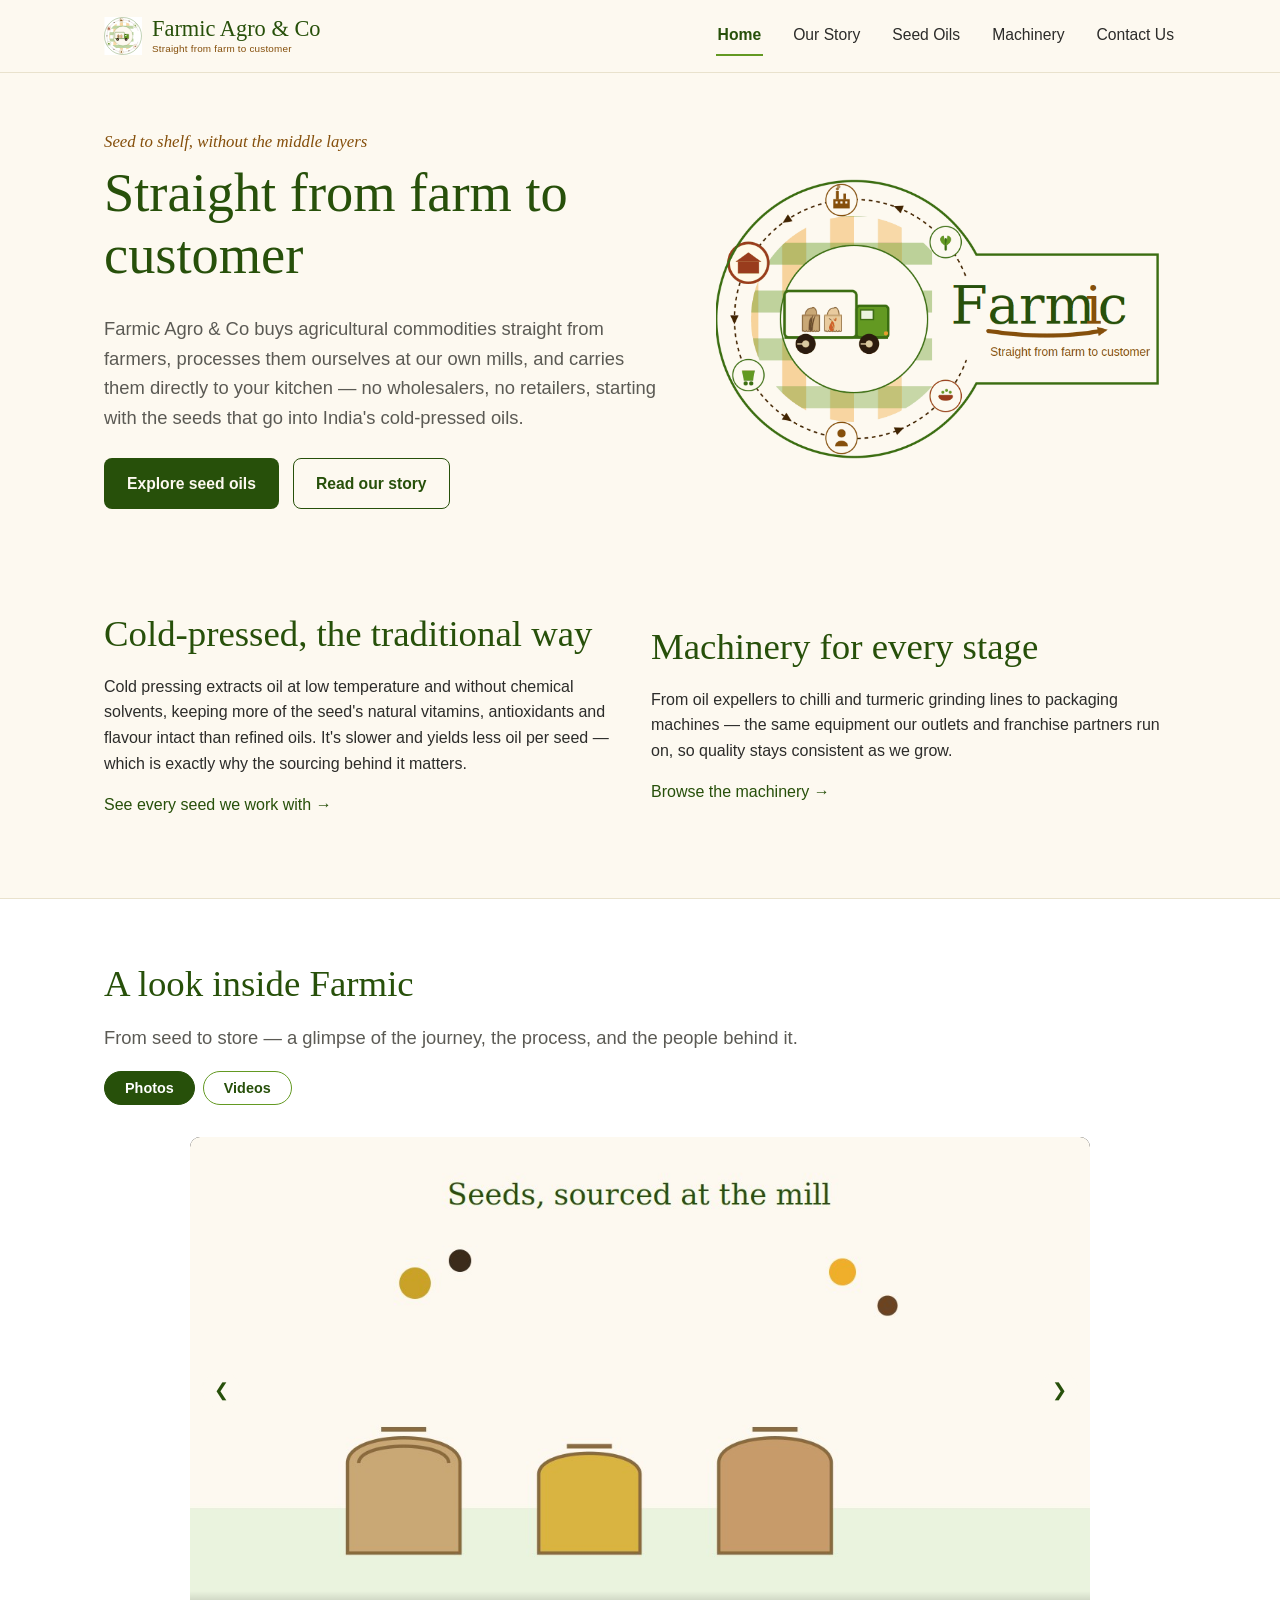
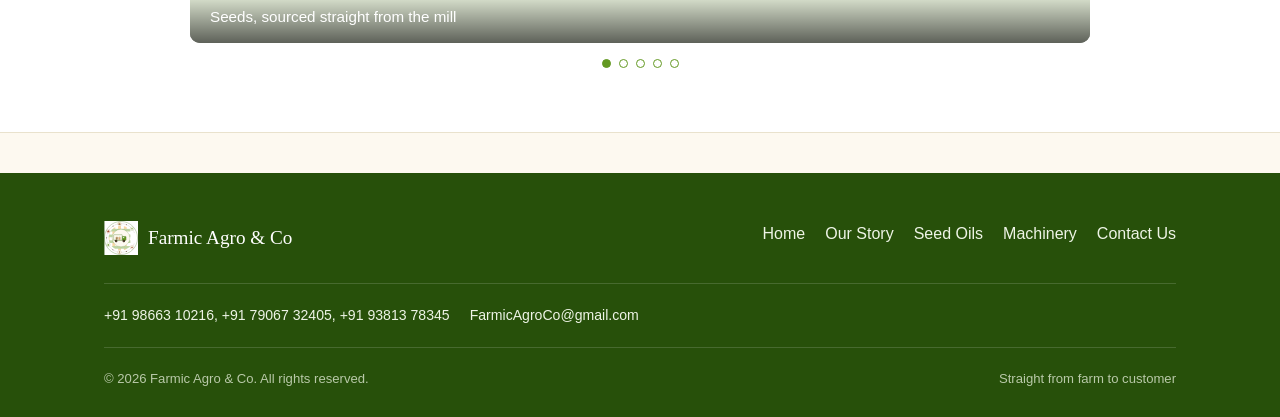
<file: index.html>
<!doctype html>
<html lang="en">
<head>
<meta charset="utf-8">
<meta name="viewport" content="width=device-width, initial-scale=1">
<title>Farmic Agro &amp; Co — Straight from Farm to Customer</title>
<meta name="description" content="Farmic Agro &amp; Co buys straight from farmers, mills in-house, and delivers direct to customers — no wholesalers, no retailers, no middlemen.">
<link rel="icon" href="/assets/img/favicon.ico" sizes="any">
<link rel="icon" type="image/png" sizes="32x32" href="/assets/img/favicon-32.png">
<link rel="apple-touch-icon" href="/assets/img/apple-touch-icon.png">
<link rel="manifest" href="/site.webmanifest">
<meta name="theme-color" content="#27500A">
<link rel="stylesheet" href="/assets/css/style.css">
</head>
<body>

<header class="site-header">
  <div class="container">
    <a class="brand" href="/">
      <img src="/assets/img/mark.svg" alt="">
      <span class="brand-name">Farmic Agro &amp; Co<small>Straight from farm to customer</small></span>
    </a>
    <button class="nav-toggle" aria-label="Toggle menu" aria-expanded="false">
      <span></span>
    </button>
    <nav class="main-nav">
      <a href="/" aria-current="page">Home</a>
      <a href="/story.html">Our Story</a>
      <a href="/products.html">Seed Oils</a>
      <a href="/machinery.html">Machinery</a>
      <a href="/contact.html">Contact Us</a>
    </nav>
  </div>
</header>

<main>
  <section class="hero">
    <div class="container hero-grid">
      <div>
        <p class="eyebrow">Seed to shelf, without the middle layers</p>
        <h1>Straight from farm to customer</h1>
        <p class="lede">Farmic Agro &amp; Co buys agricultural commodities straight from farmers, processes them ourselves at our own mills, and carries them directly to your kitchen — no wholesalers, no retailers, starting with the seeds that go into India's cold-pressed oils.</p>
        <div class="hero-actions">
          <a class="btn btn-primary" href="/products.html">Explore seed oils</a>
          <a class="btn btn-outline" href="/story.html">Read our story</a>
        </div>
      </div>
      <div class="hero-art">
        <img src="/assets/img/logo-animated.gif" alt="Farmic logo mark: a woven circle of farmer, miller, distributor, customer and food icons, flowing into the name Farmic.">
      </div>
    </div>
  </section>
<!--
  <section class="section-alt">
    <div class="container">
      <h2>One thread, every hand</h2>
      <p class="lede">We've built Farmic in two stages already — and we're now entering a third, where we help others build their own.</p>
      <div class="stage-list">
        <div class="stage">
          <h3>Seeds to cold-press shops</h3>
          <p>We supply mustard, groundnut, sesame, sunflower and other oilseeds directly to cold-press oil shops, cutting out layers of traders between mill and shopfront.</p>
          <span class="tag-line">Built</span>
        </div>
        <div class="stage">
          <h3>Our own outlets &amp; app</h3>
          <p>A small network of Farmic-branded outlets bringing cold-pressed oils, chilli powder and turmeric to local neighbourhoods — plus the Farmic app, letting customers order directly for delivery from the nearest store.</p>
          <span class="tag-line">Built</span>
        </div>
        <div class="stage">
          <h3>Franchise &amp; consultancy</h3>
          <p>Now entering our third stage: partners can join as a Farmic franchise, or bring in our end-to-end consultancy to set up their own cold-press store — sourcing, machinery, layout and operations, built the way we built ours.</p>
          <span class="tag-line" style="color:var(--coral); border-color:var(--coral);">Now entering</span>
        </div>
      </div>
    </div>
  </section>
-->
  <section>
    <div class="container grid-2" style="align-items:center;">
      <div>
        <h2>Cold-pressed, the traditional way</h2>
        <p>Cold pressing extracts oil at low temperature and without chemical solvents, keeping more of the seed's natural vitamins, antioxidants and flavour intact than refined oils. It's slower and yields less oil per seed — which is exactly why the sourcing behind it matters.</p>
        <p><a href="/products.html">See every seed we work with →</a></p>
      </div>
      <div>
        <h2>Machinery for every stage</h2>
        <p>From oil expellers to chilli and turmeric grinding lines to packaging machines — the same equipment our outlets and franchise partners run on, so quality stays consistent as we grow.</p>
        <p><a href="/machinery.html">Browse the machinery →</a></p>
      </div>
    </div>
  </section>
  <section class="section-alt">
    <div class="container">
      <h2>A look inside Farmic</h2>
      <p class="lede">From seed to store — a glimpse of the journey, the process, and the people behind it.</p>

      <div class="gallery-tabs" role="tablist">
        <button class="gallery-tab active" role="tab" aria-selected="true" data-tab="photos">Photos</button>
        <button class="gallery-tab" role="tab" aria-selected="false" data-tab="videos">Videos</button>
      </div>

      <div id="gallery-carousel" data-manifest="/assets/gallery/manifest.json" data-interval="5000">
        <div class="carousel">
          <div class="carousel-track"></div>
          <button class="carousel-nav carousel-prev" aria-label="Previous slide">&#10094;</button>
          <button class="carousel-nav carousel-next" aria-label="Next slide">&#10095;</button>
        </div>
        <div class="carousel-dots"></div>
      </div>
     <!-- <p class="gallery-note">Illustrative preview images — real photos and videos from our outlets are coming soon.</p> -->
    </div>
  </section>
</main>

<footer class="site-footer">
  <div class="container">
    <div class="foot-top">
      <div class="foot-brand">
        <img src="/assets/img/mark.svg" alt="">
        <span class="name">Farmic Agro &amp; Co</span>
      </div>
      <nav>
        <a href="/">Home</a>
        <a href="/story.html">Our Story</a>
        <a href="/products.html">Seed Oils</a>
        <a href="/machinery.html">Machinery</a>
        <a href="/contact.html">Contact Us</a>
      </nav>
    </div>
    <div class="foot-middle">
      <div class="foot-contact">
        <a href="tel:" data-config="phone">Phone</a>
        <a href="mailto:" data-config="email">Email</a>
      </div>
      <div class="foot-social" data-social-wrap>
        <a href="#" data-social="youtube" title="YouTube" target="_blank" rel="noopener noreferrer"><img src="/assets/img/social/youtube.svg" alt="YouTube"></a>
        <a href="#" data-social="x" title="X" target="_blank" rel="noopener noreferrer"><img src="/assets/img/social/x.svg" alt="X"></a>
        <a href="#" data-social="facebook" title="Facebook" target="_blank" rel="noopener noreferrer"><img src="/assets/img/social/facebook.svg" alt="Facebook"></a>
        <a href="#" data-social="instagram" title="Instagram" target="_blank" rel="noopener noreferrer"><img src="/assets/img/social/instagram.svg" alt="Instagram"></a>
      </div>
    </div>
    <div class="foot-bottom">
      <span>© 2026 Farmic Agro &amp; Co. All rights reserved.</span>
      <span>Straight from farm to customer</span>
    </div>
  </div>
</footer>

<script src="/assets/js/config.js"></script>
<script src="/assets/js/apply-config.js"></script>
<script src="/assets/js/main.js"></script>
<script src="/assets/js/gallery.js"></script>
</body>
</html>
</file>
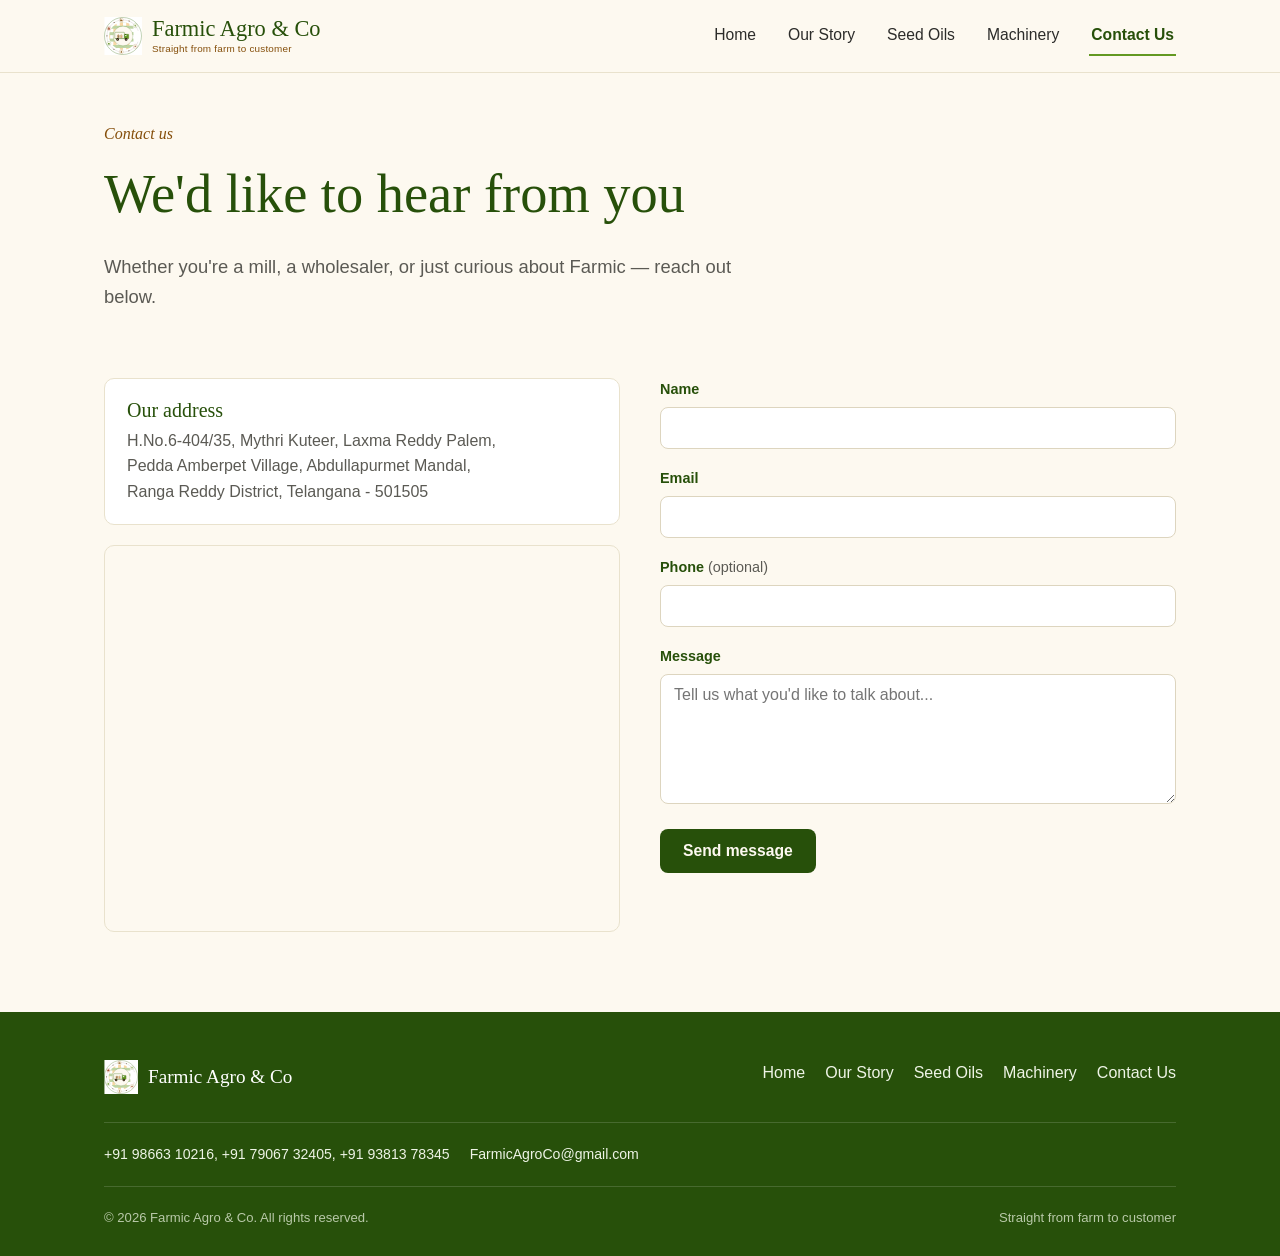
<file: contact.html>
<!doctype html>
<html lang="en">
<head>
<meta charset="utf-8">
<meta name="viewport" content="width=device-width, initial-scale=1">
<title>Contact Us — Farmic Agro &amp; Co</title>
<meta name="description" content="Get in touch with Farmic Agro & Co. Find our address in Hayath Nagar, Hyderabad, and send us a message directly.">
<link rel="icon" href="/assets/img/favicon.ico" sizes="any">
<link rel="icon" type="image/png" sizes="32x32" href="/assets/img/favicon-32.png">
<link rel="apple-touch-icon" href="/assets/img/apple-touch-icon.png">
<link rel="manifest" href="/site.webmanifest">
<meta name="theme-color" content="#27500A">
<link rel="stylesheet" href="/assets/css/style.css">
</head>
<body>

<header class="site-header">
  <div class="container">
    <a class="brand" href="/">
      <img src="/assets/img/mark.svg" alt="">
      <span class="brand-name">Farmic Agro &amp; Co<small>Straight from farm to customer</small></span>
    </a>
    <button class="nav-toggle" aria-label="Toggle menu" aria-expanded="false">
      <span></span>
    </button>
    <nav class="main-nav">
      <a href="/">Home</a>
      <a href="/story.html">Our Story</a>
      <a href="/products.html">Seed Oils</a>
      <a href="/machinery.html">Machinery</a>
      <a href="/contact.html" aria-current="page">Contact Us</a>
    </nav>
  </div>
</header>

<main>
  <section class="page-banner">
    <div class="container">
      <p class="eyebrow" style="color:var(--amber); font-family:var(--serif); font-style:italic;">Contact us</p>
      <h1>We'd like to hear from you</h1>
      <p class="lede">Whether you're a mill, a wholesaler, or just curious about Farmic — reach out below.</p>
    </div>
  </section>

  <section class="tight">
    <div class="container contact-grid">

      <div>
        <div class="address-block">
          <h3>Our address</h3>
          <p>
            <span data-config="address-line1">H.No.6-404/35, Mythri Kuteer, Laxma Reddy Palem,</span><br>
            <span data-config="address-line2">Pedda Amberpet Village, Abdullapurmet Mandal,</span><br>
            <span data-config="address-line3">Ranga Reddy District, Telangana - 501505</span>
          </p>
        </div>
        <div class="map-frame">
          <iframe
            data-config="map-iframe"
            loading="lazy"
            referrerpolicy="no-referrer-when-downgrade"
            title="Map showing Farmic Agro & Co address">
          </iframe>
        </div>
      </div>

      <div>
        <form id="contact-form" action="https://formspree.io/f/YOUR_FORM_ID" method="POST">
          <div class="form-field">
            <label for="name">Name</label>
            <input type="text" id="name" name="name" autocomplete="name" required>
          </div>
          <div class="form-field">
            <label for="email">Email</label>
            <input type="email" id="email" name="email" autocomplete="email" required>
          </div>
          <div class="form-field">
            <label for="phone">Phone <span style="font-weight:400; color:var(--text-muted);">(optional)</span></label>
            <input type="tel" id="phone" name="phone" autocomplete="tel">
          </div>
          <div class="form-field">
            <label for="message">Message</label>
            <textarea id="message" name="message" required placeholder="Tell us what you'd like to talk about..."></textarea>
          </div>
          <button type="submit" class="btn btn-primary">Send message</button>
          <div id="form-status" class="form-status" role="status" aria-live="polite"></div>
        </form>
      </div>

    </div>
  </section>
</main>

<footer class="site-footer">
  <div class="container">
    <div class="foot-top">
      <div class="foot-brand">
        <img src="/assets/img/mark.svg" alt="">
        <span class="name">Farmic Agro &amp; Co</span>
      </div>
      <nav>
        <a href="/">Home</a>
        <a href="/story.html">Our Story</a>
        <a href="/products.html">Seed Oils</a>
        <a href="/machinery.html">Machinery</a>
        <a href="/contact.html">Contact Us</a>
      </nav>
    </div>
    <div class="foot-middle">
      <div class="foot-contact">
        <a href="tel:" data-config="phone">Phone</a>
        <a href="mailto:" data-config="email">Email</a>
      </div>
      <div class="foot-social" data-social-wrap>
        <a href="#" data-social="youtube" title="YouTube" target="_blank" rel="noopener noreferrer"><img src="/assets/img/social/youtube.svg" alt="YouTube"></a>
        <a href="#" data-social="x" title="X" target="_blank" rel="noopener noreferrer"><img src="/assets/img/social/x.svg" alt="X"></a>
        <a href="#" data-social="facebook" title="Facebook" target="_blank" rel="noopener noreferrer"><img src="/assets/img/social/facebook.svg" alt="Facebook"></a>
        <a href="#" data-social="instagram" title="Instagram" target="_blank" rel="noopener noreferrer"><img src="/assets/img/social/instagram.svg" alt="Instagram"></a>
      </div>
    </div>
    <div class="foot-bottom">
      <span>© 2026 Farmic Agro &amp; Co. All rights reserved.</span>
      <span>Straight from farm to customer</span>
    </div>
  </div>
</footer>

<script src="/assets/js/config.js"></script>
<script src="/assets/js/apply-config.js"></script>
<script src="/assets/js/main.js"></script>
<script src="/assets/js/contact.js"></script>
</body>
</html>
</file>
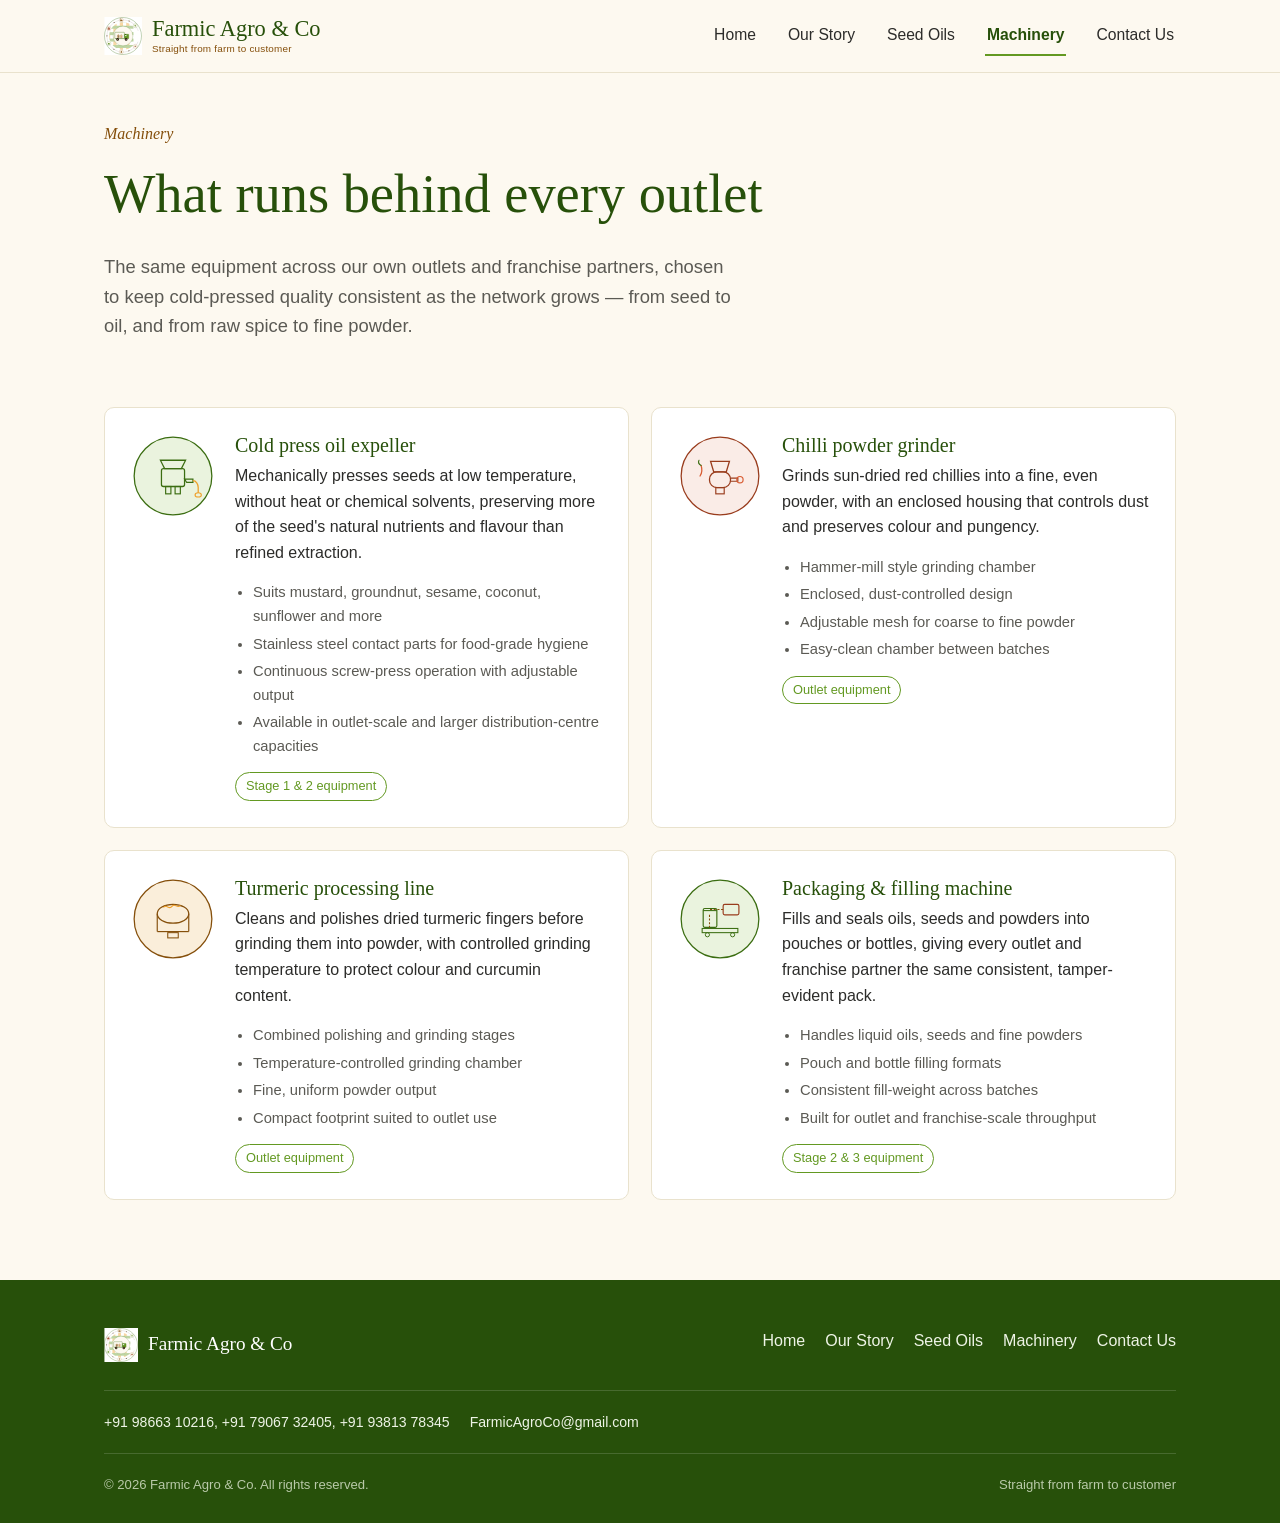
<file: machinery.html>
<!doctype html>
<html lang="en">
<head>
<meta charset="utf-8">
<meta name="viewport" content="width=device-width, initial-scale=1">
<title>Machinery — Farmic Agro &amp; Co</title>
<meta name="description" content="The machinery behind Farmic's cold-press oil, chilli powder and turmeric processing — from oil expellers to grinding and packaging lines.">
<link rel="icon" href="/assets/img/favicon.ico" sizes="any">
<link rel="icon" type="image/png" sizes="32x32" href="/assets/img/favicon-32.png">
<link rel="apple-touch-icon" href="/assets/img/apple-touch-icon.png">
<link rel="manifest" href="/site.webmanifest">
<meta name="theme-color" content="#27500A">
<link rel="stylesheet" href="/assets/css/style.css">
</head>
<body>

<header class="site-header">
  <div class="container">
    <a class="brand" href="/">
      <img src="/assets/img/mark.svg" alt="">
      <span class="brand-name">Farmic Agro &amp; Co<small>Straight from farm to customer</small></span>
    </a>
    <button class="nav-toggle" aria-label="Toggle menu" aria-expanded="false">
      <span></span>
    </button>
    <nav class="main-nav">
      <a href="/">Home</a>
      <a href="/story.html">Our Story</a>
      <a href="/products.html">Seed Oils</a>
      <a href="/machinery.html" aria-current="page">Machinery</a>
      <a href="/contact.html">Contact Us</a>
    </nav>
  </div>
</header>

<main>
  <section class="page-banner">
    <div class="container">
      <p class="eyebrow" style="color:var(--amber); font-family:var(--serif); font-style:italic;">Machinery</p>
      <h1>What runs behind every outlet</h1>
      <p class="lede">The same equipment across our own outlets and franchise partners, chosen to keep cold-pressed quality consistent as the network grows — from seed to oil, and from raw spice to fine powder.</p>
    </div>
  </section>

  <section class="tight">
    <div class="container">
      <div class="grid-2">

        <article class="machine-card">
          <img src="/assets/img/machinery/oil-expeller.svg" alt="Cold press oil expeller machine illustration">
          <div>
            <h3>Cold press oil expeller</h3>
            <p>Mechanically presses seeds at low temperature, without heat or chemical solvents, preserving more of the seed's natural nutrients and flavour than refined extraction.</p>
            <ul>
              <li>Suits mustard, groundnut, sesame, coconut, sunflower and more</li>
              <li>Stainless steel contact parts for food-grade hygiene</li>
              <li>Continuous screw-press operation with adjustable output</li>
              <li>Available in outlet-scale and larger distribution-centre capacities</li>
            </ul>
            <span class="tag-line">Stage 1 &amp; 2 equipment</span>
          </div>
        </article>

        <article class="machine-card">
          <img src="/assets/img/machinery/chilli-grinder.svg" alt="Chilli powder grinding machine illustration">
          <div>
            <h3>Chilli powder grinder</h3>
            <p>Grinds sun-dried red chillies into a fine, even powder, with an enclosed housing that controls dust and preserves colour and pungency.</p>
            <ul>
              <li>Hammer-mill style grinding chamber</li>
              <li>Enclosed, dust-controlled design</li>
              <li>Adjustable mesh for coarse to fine powder</li>
              <li>Easy-clean chamber between batches</li>
            </ul>
            <span class="tag-line">Outlet equipment</span>
          </div>
        </article>

        <article class="machine-card">
          <img src="/assets/img/machinery/turmeric-machine.svg" alt="Turmeric processing machine illustration">
          <div>
            <h3>Turmeric processing line</h3>
            <p>Cleans and polishes dried turmeric fingers before grinding them into powder, with controlled grinding temperature to protect colour and curcumin content.</p>
            <ul>
              <li>Combined polishing and grinding stages</li>
              <li>Temperature-controlled grinding chamber</li>
              <li>Fine, uniform powder output</li>
              <li>Compact footprint suited to outlet use</li>
            </ul>
            <span class="tag-line">Outlet equipment</span>
          </div>
        </article>

        <article class="machine-card">
          <img src="/assets/img/machinery/packaging-machine.svg" alt="Packaging and filling machine illustration">
          <div>
            <h3>Packaging &amp; filling machine</h3>
            <p>Fills and seals oils, seeds and powders into pouches or bottles, giving every outlet and franchise partner the same consistent, tamper-evident pack.</p>
            <ul>
              <li>Handles liquid oils, seeds and fine powders</li>
              <li>Pouch and bottle filling formats</li>
              <li>Consistent fill-weight across batches</li>
              <li>Built for outlet and franchise-scale throughput</li>
            </ul>
            <span class="tag-line">Stage 2 &amp; 3 equipment</span>
          </div>
        </article>

      </div>
    </div>
  </section>
</main>

<footer class="site-footer">
  <div class="container">
    <div class="foot-top">
      <div class="foot-brand">
        <img src="/assets/img/mark.svg" alt="">
        <span class="name">Farmic Agro &amp; Co</span>
      </div>
      <nav>
        <a href="/">Home</a>
        <a href="/story.html">Our Story</a>
        <a href="/products.html">Seed Oils</a>
        <a href="/machinery.html">Machinery</a>
        <a href="/contact.html">Contact Us</a>
      </nav>
    </div>
    <div class="foot-middle">
      <div class="foot-contact">
        <a href="tel:" data-config="phone">Phone</a>
        <a href="mailto:" data-config="email">Email</a>
      </div>
      <div class="foot-social" data-social-wrap>
        <a href="#" data-social="youtube" title="YouTube" target="_blank" rel="noopener noreferrer"><img src="/assets/img/social/youtube.svg" alt="YouTube"></a>
        <a href="#" data-social="x" title="X" target="_blank" rel="noopener noreferrer"><img src="/assets/img/social/x.svg" alt="X"></a>
        <a href="#" data-social="facebook" title="Facebook" target="_blank" rel="noopener noreferrer"><img src="/assets/img/social/facebook.svg" alt="Facebook"></a>
        <a href="#" data-social="instagram" title="Instagram" target="_blank" rel="noopener noreferrer"><img src="/assets/img/social/instagram.svg" alt="Instagram"></a>
      </div>
    </div>
    <div class="foot-bottom">
      <span>© 2026 Farmic Agro &amp; Co. All rights reserved.</span>
      <span>Straight from farm to customer</span>
    </div>
  </div>
</footer>

<script src="/assets/js/config.js"></script>
<script src="/assets/js/apply-config.js"></script>
<script src="/assets/js/main.js"></script>
</body>
</html>
</file>
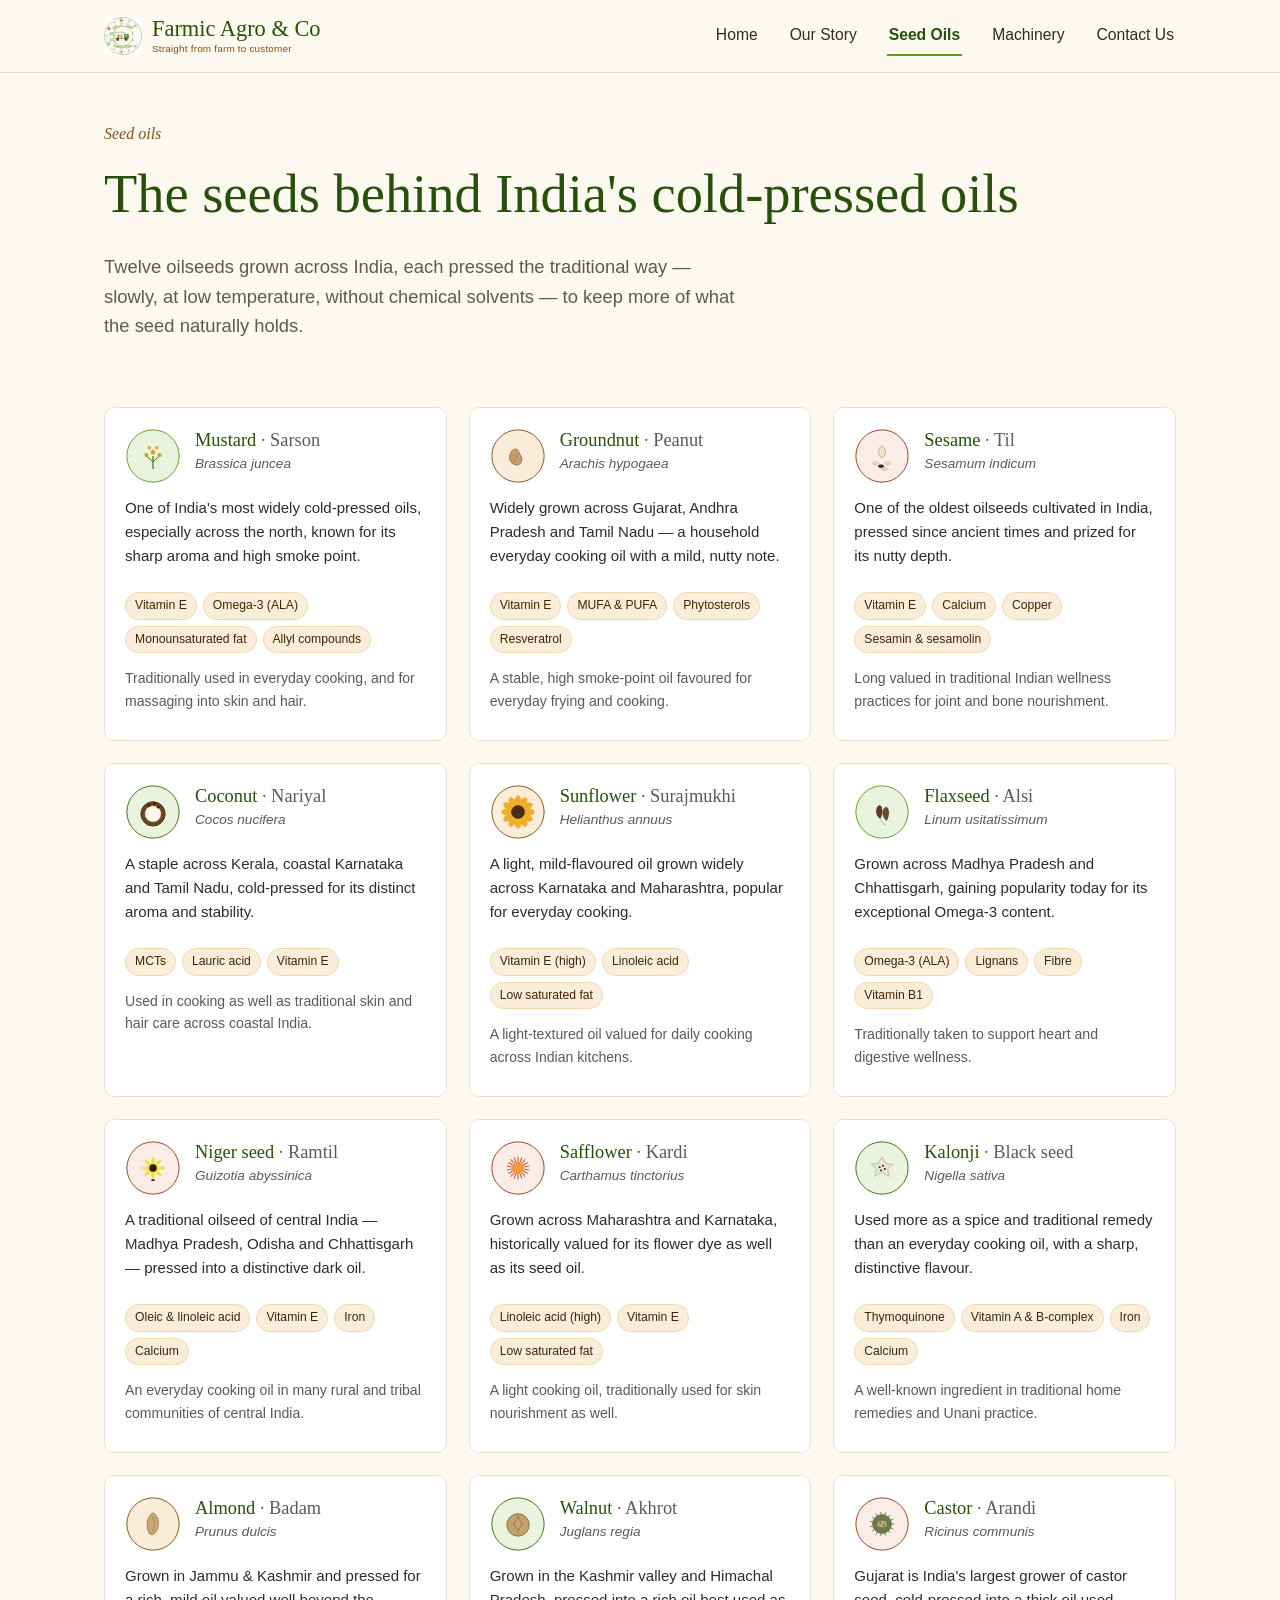
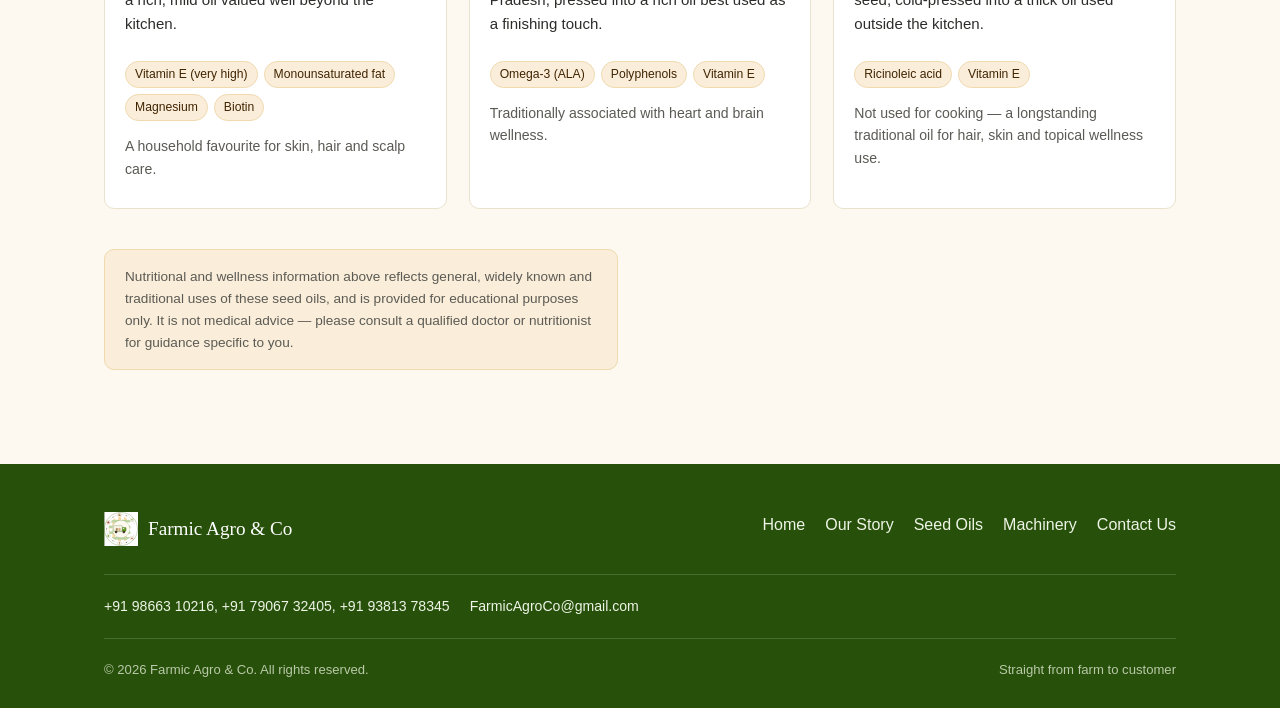
<file: products.html>
<!doctype html>
<html lang="en">
<head>
<meta charset="utf-8">
<meta name="viewport" content="width=device-width, initial-scale=1">
<title>Seed Oils — Farmic Agro &amp; Co</title>
<meta name="description" content="The oilseeds behind India's cold-pressed oils — mustard, groundnut, sesame, coconut, sunflower, flaxseed, niger, safflower, kalonji, almond, walnut and castor — with their nutritional highlights.">
<link rel="icon" href="/assets/img/favicon.ico" sizes="any">
<link rel="icon" type="image/png" sizes="32x32" href="/assets/img/favicon-32.png">
<link rel="apple-touch-icon" href="/assets/img/apple-touch-icon.png">
<link rel="manifest" href="/site.webmanifest">
<meta name="theme-color" content="#27500A">
<link rel="stylesheet" href="/assets/css/style.css">
</head>
<body>

<header class="site-header">
  <div class="container">
    <a class="brand" href="/">
      <img src="/assets/img/mark.svg" alt="">
      <span class="brand-name">Farmic Agro &amp; Co<small>Straight from farm to customer</small></span>
    </a>
    <button class="nav-toggle" aria-label="Toggle menu" aria-expanded="false">
      <span></span>
    </button>
    <nav class="main-nav">
      <a href="/">Home</a>
      <a href="/story.html">Our Story</a>
      <a href="/products.html" aria-current="page">Seed Oils</a>
      <a href="/machinery.html">Machinery</a>
      <a href="/contact.html">Contact Us</a>
    </nav>
  </div>
</header>

<main>
  <section class="page-banner">
    <div class="container">
      <p class="eyebrow" style="color:var(--amber); font-family:var(--serif); font-style:italic;">Seed oils</p>
      <h1>The seeds behind India's cold-pressed oils</h1>
      <p class="lede">Twelve oilseeds grown across India, each pressed the traditional way — slowly, at low temperature, without chemical solvents — to keep more of what the seed naturally holds.</p>
    </div>
  </section>

  <section class="tight">
    <div class="container">
      <div class="grid-3" id="seed-grid">

        <article class="seed-card">
          <div class="seed-top">
            <img src="/assets/img/seeds/mustard.svg" alt="Mustard seeds illustration">
            <div>
              <h3>Mustard <span style="font-weight:400; color:var(--text-muted);">· Sarson</span></h3>
              <p class="botanical">Brassica juncea</p>
            </div>
          </div>
          <p>One of India's most widely cold-pressed oils, especially across the north, known for its sharp aroma and high smoke point.</p>
          <div class="nutrient-tags">
            <span>Vitamin E</span><span>Omega-3 (ALA)</span><span>Monounsaturated fat</span><span>Allyl compounds</span>
          </div>
          <p style="font-size:0.88rem; color:var(--text-muted); margin-top:2px;">Traditionally used in everyday cooking, and for massaging into skin and hair.</p>
        </article>

        <article class="seed-card">
          <div class="seed-top">
            <img src="/assets/img/seeds/groundnut.svg" alt="Groundnut illustration">
            <div>
              <h3>Groundnut <span style="font-weight:400; color:var(--text-muted);">· Peanut</span></h3>
              <p class="botanical">Arachis hypogaea</p>
            </div>
          </div>
          <p>Widely grown across Gujarat, Andhra Pradesh and Tamil Nadu — a household everyday cooking oil with a mild, nutty note.</p>
          <div class="nutrient-tags">
            <span>Vitamin E</span><span>MUFA &amp; PUFA</span><span>Phytosterols</span><span>Resveratrol</span>
          </div>
          <p style="font-size:0.88rem; color:var(--text-muted); margin-top:2px;">A stable, high smoke-point oil favoured for everyday frying and cooking.</p>
        </article>

        <article class="seed-card">
          <div class="seed-top">
            <img src="/assets/img/seeds/sesame.svg" alt="Sesame seeds illustration">
            <div>
              <h3>Sesame <span style="font-weight:400; color:var(--text-muted);">· Til</span></h3>
              <p class="botanical">Sesamum indicum</p>
            </div>
          </div>
          <p>One of the oldest oilseeds cultivated in India, pressed since ancient times and prized for its nutty depth.</p>
          <div class="nutrient-tags">
            <span>Vitamin E</span><span>Calcium</span><span>Copper</span><span>Sesamin &amp; sesamolin</span>
          </div>
          <p style="font-size:0.88rem; color:var(--text-muted); margin-top:2px;">Long valued in traditional Indian wellness practices for joint and bone nourishment.</p>
        </article>

        <article class="seed-card">
          <div class="seed-top">
            <img src="/assets/img/seeds/coconut.svg" alt="Coconut illustration">
            <div>
              <h3>Coconut <span style="font-weight:400; color:var(--text-muted);">· Nariyal</span></h3>
              <p class="botanical">Cocos nucifera</p>
            </div>
          </div>
          <p>A staple across Kerala, coastal Karnataka and Tamil Nadu, cold-pressed for its distinct aroma and stability.</p>
          <div class="nutrient-tags">
            <span>MCTs</span><span>Lauric acid</span><span>Vitamin E</span>
          </div>
          <p style="font-size:0.88rem; color:var(--text-muted); margin-top:2px;">Used in cooking as well as traditional skin and hair care across coastal India.</p>
        </article>

        <article class="seed-card">
          <div class="seed-top">
            <img src="/assets/img/seeds/sunflower.svg" alt="Sunflower illustration">
            <div>
              <h3>Sunflower <span style="font-weight:400; color:var(--text-muted);">· Surajmukhi</span></h3>
              <p class="botanical">Helianthus annuus</p>
            </div>
          </div>
          <p>A light, mild-flavoured oil grown widely across Karnataka and Maharashtra, popular for everyday cooking.</p>
          <div class="nutrient-tags">
            <span>Vitamin E (high)</span><span>Linoleic acid</span><span>Low saturated fat</span>
          </div>
          <p style="font-size:0.88rem; color:var(--text-muted); margin-top:2px;">A light-textured oil valued for daily cooking across Indian kitchens.</p>
        </article>

        <article class="seed-card">
          <div class="seed-top">
            <img src="/assets/img/seeds/flaxseed.svg" alt="Flaxseed illustration">
            <div>
              <h3>Flaxseed <span style="font-weight:400; color:var(--text-muted);">· Alsi</span></h3>
              <p class="botanical">Linum usitatissimum</p>
            </div>
          </div>
          <p>Grown across Madhya Pradesh and Chhattisgarh, gaining popularity today for its exceptional Omega-3 content.</p>
          <div class="nutrient-tags">
            <span>Omega-3 (ALA)</span><span>Lignans</span><span>Fibre</span><span>Vitamin B1</span>
          </div>
          <p style="font-size:0.88rem; color:var(--text-muted); margin-top:2px;">Traditionally taken to support heart and digestive wellness.</p>
        </article>

        <article class="seed-card">
          <div class="seed-top">
            <img src="/assets/img/seeds/niger.svg" alt="Niger seed illustration">
            <div>
              <h3>Niger seed <span style="font-weight:400; color:var(--text-muted);">· Ramtil</span></h3>
              <p class="botanical">Guizotia abyssinica</p>
            </div>
          </div>
          <p>A traditional oilseed of central India — Madhya Pradesh, Odisha and Chhattisgarh — pressed into a distinctive dark oil.</p>
          <div class="nutrient-tags">
            <span>Oleic &amp; linoleic acid</span><span>Vitamin E</span><span>Iron</span><span>Calcium</span>
          </div>
          <p style="font-size:0.88rem; color:var(--text-muted); margin-top:2px;">An everyday cooking oil in many rural and tribal communities of central India.</p>
        </article>

        <article class="seed-card">
          <div class="seed-top">
            <img src="/assets/img/seeds/safflower.svg" alt="Safflower illustration">
            <div>
              <h3>Safflower <span style="font-weight:400; color:var(--text-muted);">· Kardi</span></h3>
              <p class="botanical">Carthamus tinctorius</p>
            </div>
          </div>
          <p>Grown across Maharashtra and Karnataka, historically valued for its flower dye as well as its seed oil.</p>
          <div class="nutrient-tags">
            <span>Linoleic acid (high)</span><span>Vitamin E</span><span>Low saturated fat</span>
          </div>
          <p style="font-size:0.88rem; color:var(--text-muted); margin-top:2px;">A light cooking oil, traditionally used for skin nourishment as well.</p>
        </article>

        <article class="seed-card">
          <div class="seed-top">
            <img src="/assets/img/seeds/kalonji.svg" alt="Kalonji seeds illustration">
            <div>
              <h3>Kalonji <span style="font-weight:400; color:var(--text-muted);">· Black seed</span></h3>
              <p class="botanical">Nigella sativa</p>
            </div>
          </div>
          <p>Used more as a spice and traditional remedy than an everyday cooking oil, with a sharp, distinctive flavour.</p>
          <div class="nutrient-tags">
            <span>Thymoquinone</span><span>Vitamin A &amp; B-complex</span><span>Iron</span><span>Calcium</span>
          </div>
          <p style="font-size:0.88rem; color:var(--text-muted); margin-top:2px;">A well-known ingredient in traditional home remedies and Unani practice.</p>
        </article>

        <article class="seed-card">
          <div class="seed-top">
            <img src="/assets/img/seeds/almond.svg" alt="Almond illustration">
            <div>
              <h3>Almond <span style="font-weight:400; color:var(--text-muted);">· Badam</span></h3>
              <p class="botanical">Prunus dulcis</p>
            </div>
          </div>
          <p>Grown in Jammu &amp; Kashmir and pressed for a rich, mild oil valued well beyond the kitchen.</p>
          <div class="nutrient-tags">
            <span>Vitamin E (very high)</span><span>Monounsaturated fat</span><span>Magnesium</span><span>Biotin</span>
          </div>
          <p style="font-size:0.88rem; color:var(--text-muted); margin-top:2px;">A household favourite for skin, hair and scalp care.</p>
        </article>

        <article class="seed-card">
          <div class="seed-top">
            <img src="/assets/img/seeds/walnut.svg" alt="Walnut illustration">
            <div>
              <h3>Walnut <span style="font-weight:400; color:var(--text-muted);">· Akhrot</span></h3>
              <p class="botanical">Juglans regia</p>
            </div>
          </div>
          <p>Grown in the Kashmir valley and Himachal Pradesh, pressed into a rich oil best used as a finishing touch.</p>
          <div class="nutrient-tags">
            <span>Omega-3 (ALA)</span><span>Polyphenols</span><span>Vitamin E</span>
          </div>
          <p style="font-size:0.88rem; color:var(--text-muted); margin-top:2px;">Traditionally associated with heart and brain wellness.</p>
        </article>

        <article class="seed-card">
          <div class="seed-top">
            <img src="/assets/img/seeds/castor.svg" alt="Castor seeds illustration">
            <div>
              <h3>Castor <span style="font-weight:400; color:var(--text-muted);">· Arandi</span></h3>
              <p class="botanical">Ricinus communis</p>
            </div>
          </div>
          <p>Gujarat is India's largest grower of castor seed, cold-pressed into a thick oil used outside the kitchen.</p>
          <div class="nutrient-tags">
            <span>Ricinoleic acid</span><span>Vitamin E</span>
          </div>
          <p style="font-size:0.88rem; color:var(--text-muted); margin-top:2px;">Not used for cooking — a longstanding traditional oil for hair, skin and topical wellness use.</p>
        </article>

      </div>

      <p class="disclaimer">Nutritional and wellness information above reflects general, widely known and traditional uses of these seed oils, and is provided for educational purposes only. It is not medical advice — please consult a qualified doctor or nutritionist for guidance specific to you.</p>
    </div>
  </section>
</main>

<footer class="site-footer">
  <div class="container">
    <div class="foot-top">
      <div class="foot-brand">
        <img src="/assets/img/mark.svg" alt="">
        <span class="name">Farmic Agro &amp; Co</span>
      </div>
      <nav>
        <a href="/">Home</a>
        <a href="/story.html">Our Story</a>
        <a href="/products.html">Seed Oils</a>
        <a href="/machinery.html">Machinery</a>
        <a href="/contact.html">Contact Us</a>
      </nav>
    </div>
    <div class="foot-middle">
      <div class="foot-contact">
        <a href="tel:" data-config="phone">Phone</a>
        <a href="mailto:" data-config="email">Email</a>
      </div>
      <div class="foot-social" data-social-wrap>
        <a href="#" data-social="youtube" title="YouTube" target="_blank" rel="noopener noreferrer"><img src="/assets/img/social/youtube.svg" alt="YouTube"></a>
        <a href="#" data-social="x" title="X" target="_blank" rel="noopener noreferrer"><img src="/assets/img/social/x.svg" alt="X"></a>
        <a href="#" data-social="facebook" title="Facebook" target="_blank" rel="noopener noreferrer"><img src="/assets/img/social/facebook.svg" alt="Facebook"></a>
        <a href="#" data-social="instagram" title="Instagram" target="_blank" rel="noopener noreferrer"><img src="/assets/img/social/instagram.svg" alt="Instagram"></a>
      </div>
    </div>
    <div class="foot-bottom">
      <span>© 2026 Farmic Agro &amp; Co. All rights reserved.</span>
      <span>Straight from farm to customer</span>
    </div>
  </div>
</footer>

<script src="/assets/js/config.js"></script>
<script src="/assets/js/apply-config.js"></script>
<script src="/assets/js/main.js"></script>
</body>
</html>
</file>
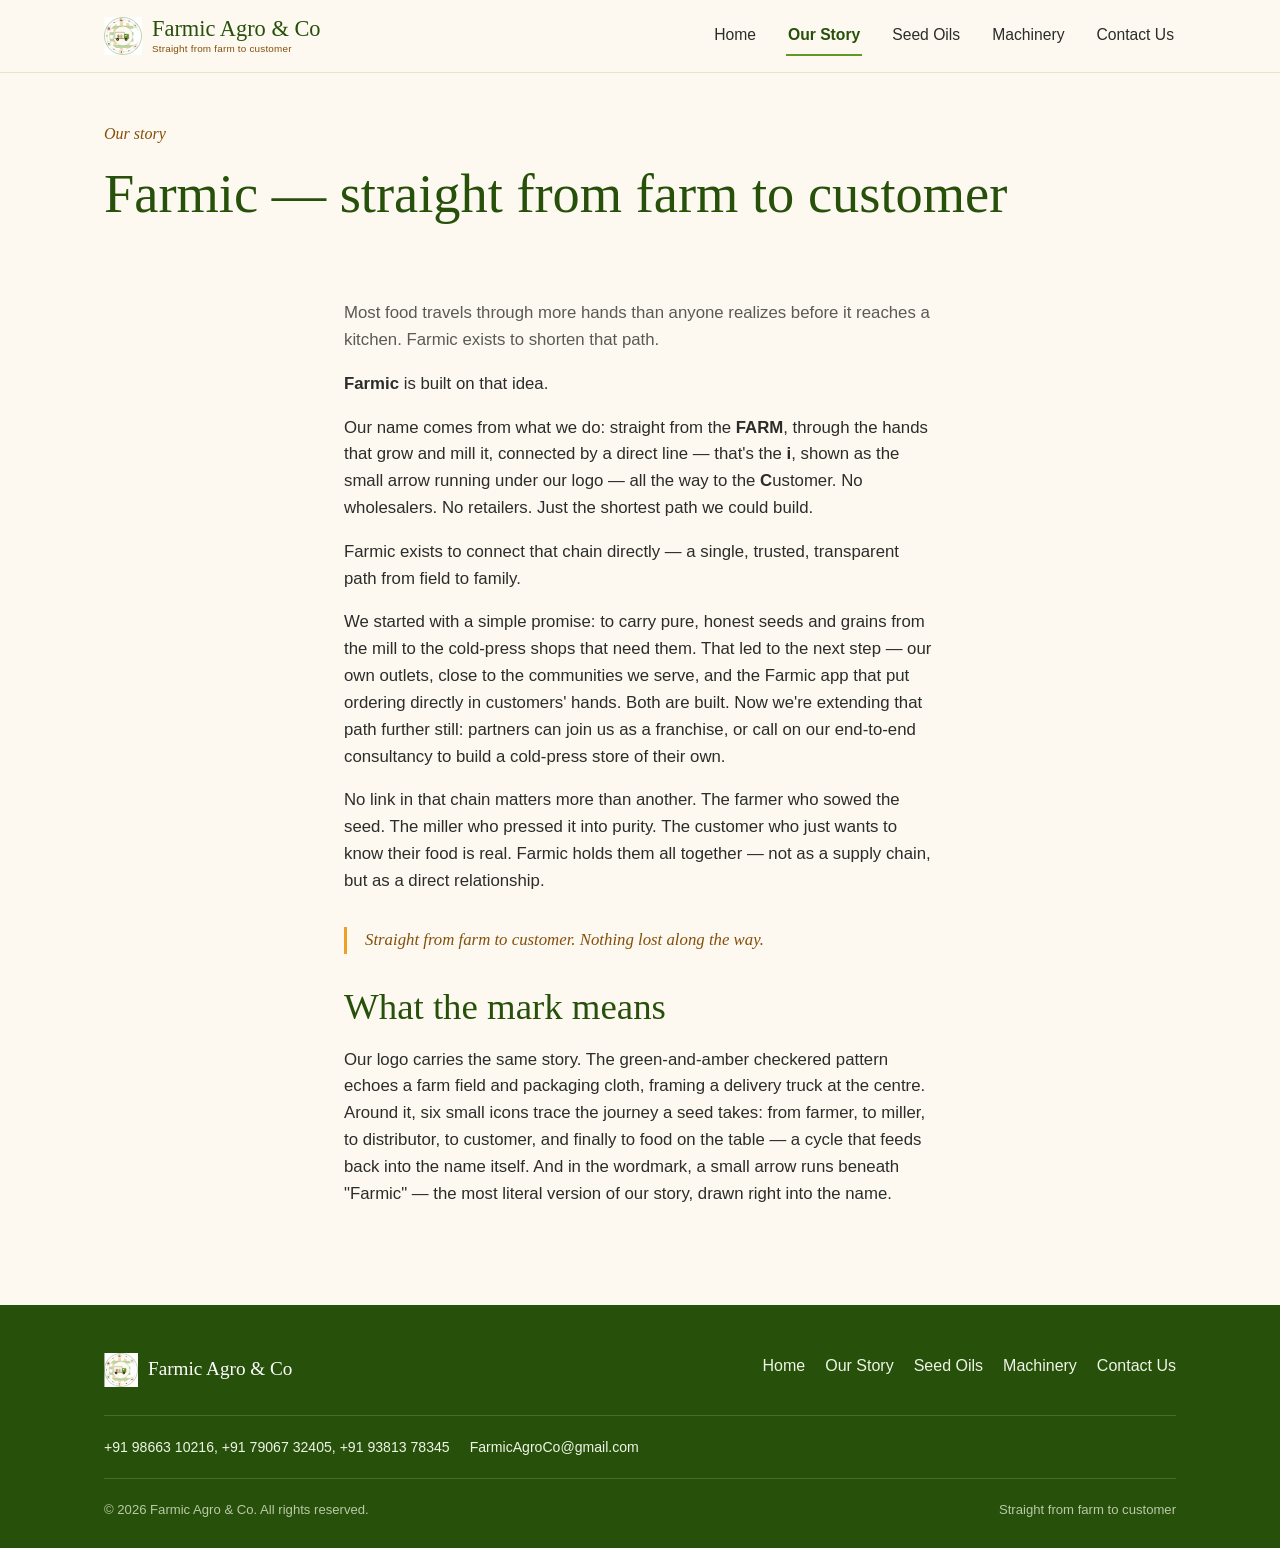
<file: story.html>
<!doctype html>
<html lang="en">
<head>
<meta charset="utf-8">
<meta name="viewport" content="width=device-width, initial-scale=1">
<title>Our Story — Farmic Agro &amp; Co</title>
<meta name="description" content="How Farmic Agro & Co got its name — a direct thread from farmers and millers straight to customers, with no middlemen.">
<link rel="icon" href="/assets/img/favicon.ico" sizes="any">
<link rel="icon" type="image/png" sizes="32x32" href="/assets/img/favicon-32.png">
<link rel="apple-touch-icon" href="/assets/img/apple-touch-icon.png">
<link rel="manifest" href="/site.webmanifest">
<meta name="theme-color" content="#27500A">
<link rel="stylesheet" href="/assets/css/style.css">
</head>
<body>

<header class="site-header">
  <div class="container">
    <a class="brand" href="/">
      <img src="/assets/img/mark.svg" alt="">
      <span class="brand-name">Farmic Agro &amp; Co<small>Straight from farm to customer</small></span>
    </a>
    <button class="nav-toggle" aria-label="Toggle menu" aria-expanded="false">
      <span></span>
    </button>
    <nav class="main-nav">
      <a href="/">Home</a>
      <a href="/story.html" aria-current="page">Our Story</a>
      <a href="/products.html">Seed Oils</a>
      <a href="/machinery.html">Machinery</a>
      <a href="/contact.html">Contact Us</a>
    </nav>
  </div>
</header>

<main>
  <section class="page-banner">
    <div class="container">
      <p class="eyebrow" style="color:var(--amber); font-family:var(--serif); font-style:italic;">Our story</p>
      <h1>Farmic — straight from farm to customer</h1>
    </div>
  </section>

  <section class="tight">
    <div class="container story-content">
      <p class="lede">Most food travels through more hands than anyone realizes before it reaches a kitchen. Farmic exists to shorten that path.</p>

      <p><strong>Farmic</strong> is built on that idea.</p>

      <p>Our name comes from what we do: straight from the <strong>FARM</strong>, through the hands that grow and mill it, connected by a direct line — that's the <strong>i</strong>, shown as the small arrow running under our logo — all the way to the <strong>C</strong>ustomer. No wholesalers. No retailers. Just the shortest path we could build.</p>

      <p>Farmic exists to connect that chain directly — a single, trusted, transparent path from field to family.</p>

      <p>We started with a simple promise: to carry pure, honest seeds and grains from the mill to the cold-press shops that need them. That led to the next step — our own outlets, close to the communities we serve, and the Farmic app that put ordering directly in customers' hands. Both are built. Now we're extending that path further still: partners can join us as a franchise, or call on our end-to-end consultancy to build a cold-press store of their own.</p>

      <p>No link in that chain matters more than another. The farmer who sowed the seed. The miller who pressed it into purity. The customer who just wants to know their food is real. Farmic holds them all together — not as a supply chain, but as a direct relationship.</p>

      <p class="pull-tagline">Straight from farm to customer. Nothing lost along the way.</p>

      <h2>What the mark means</h2>
      <p>Our logo carries the same story. The green-and-amber checkered pattern echoes a farm field and packaging cloth, framing a delivery truck at the centre. Around it, six small icons trace the journey a seed takes: from farmer, to miller, to distributor, to customer, and finally to food on the table — a cycle that feeds back into the name itself. And in the wordmark, a small arrow runs beneath "Farmic" — the most literal version of our story, drawn right into the name.</p>
    </div>
  </section>
</main>

<footer class="site-footer">
  <div class="container">
    <div class="foot-top">
      <div class="foot-brand">
        <img src="/assets/img/mark.svg" alt="">
        <span class="name">Farmic Agro &amp; Co</span>
      </div>
      <nav>
        <a href="/">Home</a>
        <a href="/story.html">Our Story</a>
        <a href="/products.html">Seed Oils</a>
        <a href="/machinery.html">Machinery</a>
        <a href="/contact.html">Contact Us</a>
      </nav>
    </div>
    <div class="foot-middle">
      <div class="foot-contact">
        <a href="tel:" data-config="phone">Phone</a>
        <a href="mailto:" data-config="email">Email</a>
      </div>
      <div class="foot-social" data-social-wrap>
        <a href="#" data-social="youtube" title="YouTube" target="_blank" rel="noopener noreferrer"><img src="/assets/img/social/youtube.svg" alt="YouTube"></a>
        <a href="#" data-social="x" title="X" target="_blank" rel="noopener noreferrer"><img src="/assets/img/social/x.svg" alt="X"></a>
        <a href="#" data-social="facebook" title="Facebook" target="_blank" rel="noopener noreferrer"><img src="/assets/img/social/facebook.svg" alt="Facebook"></a>
        <a href="#" data-social="instagram" title="Instagram" target="_blank" rel="noopener noreferrer"><img src="/assets/img/social/instagram.svg" alt="Instagram"></a>
      </div>
    </div>
    <div class="foot-bottom">
      <span>© 2026 Farmic Agro &amp; Co. All rights reserved.</span>
      <span>Straight from farm to customer</span>
    </div>
  </div>
</footer>

<script src="/assets/js/config.js"></script>
<script src="/assets/js/apply-config.js"></script>
<script src="/assets/js/main.js"></script>
</body>
</html>
</file>
<file: assets/css/style.css>
/* Farmic Agro & Co — shared styles */

:root {
  --cream: #FDF9F0;
  --cream-2: #FAEEDA;
  --paper: #FFFFFF;
  --green-dark: #27500A;
  --green: #3B6D11;
  --olive: #639922;
  --amber-dark: #412402;
  --amber: #854F0B;
  --amber-mid: #EF9F27;
  --coral-dark: #4A1B0C;
  --coral: #993C1D;
  --text: #2c2c2a;
  --text-muted: #5b5a54;
  --border: #ddd5bf;
  --border-soft: #e9e2cd;
  --radius: 10px;
  --max: 1120px;
  --serif: Georgia, 'Times New Roman', Times, serif;
  --sans: -apple-system, BlinkMacSystemFont, "Segoe UI", Roboto, Helvetica, Arial, sans-serif;
}

* { box-sizing: border-box; }

html { scroll-behavior: smooth; }

body {
  margin: 0;
  font-family: var(--sans);
  color: var(--text);
  background: var(--cream);
  line-height: 1.6;
  -webkit-font-smoothing: antialiased;
}

img { max-width: 100%; display: block; }

a { color: var(--green-dark); text-decoration: none; }
a:hover { text-decoration: underline; }
a:focus-visible, button:focus-visible { outline: 2px solid var(--olive); outline-offset: 3px; }

h1, h2, h3, h4 {
  font-family: var(--serif);
  color: var(--green-dark);
  font-weight: 500;
  line-height: 1.15;
  margin: 0 0 0.5em;
}

h1 { font-size: clamp(2.2rem, 5vw, 3.4rem); }
h2 { font-size: clamp(1.6rem, 3.4vw, 2.3rem); }
h3 { font-size: 1.25rem; }

p { margin: 0 0 1em; max-width: 68ch; }
p.lede { font-size: 1.15rem; color: var(--text-muted); }

.container {
  max-width: var(--max);
  margin: 0 auto;
  padding: 0 24px;
}

section { padding: 64px 0; }
section.tight { padding: 40px 0; }

.section-alt { background: var(--paper); border-top: 1px solid var(--border-soft); border-bottom: 1px solid var(--border-soft); }

/* ---------- Header ---------- */

.site-header {
  position: sticky;
  top: 0;
  z-index: 50;
  background: rgba(253, 249, 240, 0.92);
  backdrop-filter: saturate(160%) blur(6px);
  border-bottom: 1px solid var(--border-soft);
}

.site-header .container {
  display: flex;
  align-items: center;
  justify-content: space-between;
  height: 72px;
}

.brand {
  display: flex;
  align-items: center;
  gap: 10px;
  color: var(--green-dark);
}
.brand img { width: 38px; height: 38px; }
.brand .brand-name {
  font-family: var(--serif);
  font-size: 1.4rem;
  line-height: 1;
}
.brand .brand-name small {
  display: block;
  font-family: var(--sans);
  font-size: 0.62rem;
  color: var(--amber);
  letter-spacing: 0.02em;
  margin-top: 3px;
}
.brand:hover { text-decoration: none; }

nav.main-nav {
  display: flex;
  align-items: center;
  gap: 28px;
}

nav.main-nav a {
  color: var(--text);
  font-size: 0.98rem;
  padding: 6px 2px;
  border-bottom: 2px solid transparent;
}
nav.main-nav a:hover { text-decoration: none; border-bottom-color: var(--amber-mid); }
nav.main-nav a[aria-current="page"] {
  color: var(--green-dark);
  border-bottom-color: var(--olive);
  font-weight: 600;
}

.nav-toggle {
  display: none;
  background: none;
  border: 1px solid var(--border);
  border-radius: 8px;
  width: 42px;
  height: 42px;
  align-items: center;
  justify-content: center;
  cursor: pointer;
}
.nav-toggle span, .nav-toggle span::before, .nav-toggle span::after {
  content: "";
  display: block;
  width: 20px;
  height: 2px;
  background: var(--green-dark);
  position: relative;
  transition: transform 0.2s ease, opacity 0.2s ease;
}
.nav-toggle span::before { position: absolute; top: -6px; }
.nav-toggle span::after { position: absolute; top: 6px; }

/* ---------- Buttons ---------- */

.btn {
  display: inline-block;
  padding: 12px 22px;
  border-radius: 8px;
  font-size: 0.98rem;
  font-weight: 600;
  border: 1.5px solid transparent;
  cursor: pointer;
}
.btn:hover { text-decoration: none; }
.btn-primary { background: var(--green-dark); color: var(--cream); }
.btn-primary:hover { background: var(--green); }
.btn-outline { background: transparent; color: var(--green-dark); border-color: var(--green-dark); }
.btn-outline:hover { background: var(--green-dark); color: var(--cream); }

/* ---------- Hero ---------- */

.hero {
  padding: 56px 0 40px;
}
.hero-grid {
  display: grid;
  grid-template-columns: 1.1fr 0.9fr;
  gap: 48px;
  align-items: center;
}
.hero .eyebrow {
  color: var(--amber);
  font-family: var(--serif);
  font-style: italic;
  font-size: 1.05rem;
  margin-bottom: 6px;
}
.hero-actions { display: flex; gap: 14px; margin-top: 26px; flex-wrap: wrap; }
.hero-art { display: flex; justify-content: center; }
.hero-art img { width: 100%; max-width: 460px; }

/* ---------- Journey / stages ---------- */

.stage-list {
  display: grid;
  grid-template-columns: repeat(3, 1fr);
  gap: 24px;
  counter-reset: stage;
  margin-top: 32px;
}
.stage {
  background: var(--paper);
  border: 1px solid var(--border-soft);
  border-radius: var(--radius);
  padding: 24px;
  position: relative;
}
.stage::before {
  counter-increment: stage;
  content: counter(stage);
  font-family: var(--serif);
  font-size: 1rem;
  color: var(--cream);
  background: var(--olive);
  width: 30px; height: 30px;
  border-radius: 50%;
  display: flex; align-items: center; justify-content: center;
  margin-bottom: 14px;
}
.stage h3 { margin-bottom: 8px; }
.stage p { margin-bottom: 0; font-size: 0.95rem; color: var(--text-muted); }

/* ---------- Cards / grids ---------- */

.grid-3 { display: grid; grid-template-columns: repeat(3, 1fr); gap: 22px; }
.grid-2 { display: grid; grid-template-columns: repeat(2, 1fr); gap: 22px; }

.card {
  background: var(--paper);
  border: 1px solid var(--border-soft);
  border-radius: var(--radius);
  padding: 22px;
}

.seed-card {
  background: var(--paper);
  border: 1px solid var(--border-soft);
  border-radius: var(--radius);
  padding: 20px;
  display: flex;
  flex-direction: column;
  gap: 12px;
}
.seed-card .seed-top { display: flex; align-items: center; gap: 14px; }
.seed-card .seed-top img { width: 56px; height: 56px; flex-shrink: 0; }
.seed-card h3 { margin: 0; font-size: 1.15rem; }
.seed-card .botanical { font-style: italic; color: var(--text-muted); font-size: 0.85rem; margin-top: 2px; }
.seed-card p { font-size: 0.94rem; margin-bottom: 8px; }
.nutrient-tags { display: flex; flex-wrap: wrap; gap: 6px; margin-top: 4px; }
.nutrient-tags span {
  font-size: 0.76rem;
  background: var(--cream-2);
  color: var(--amber-dark);
  padding: 3px 9px;
  border-radius: 999px;
  border: 1px solid #efd9ad;
}

.machine-card {
  background: var(--paper);
  border: 1px solid var(--border-soft);
  border-radius: var(--radius);
  padding: 26px;
  display: flex;
  gap: 20px;
}
.machine-card img { width: 84px; height: 84px; flex-shrink: 0; }
.machine-card h3 { margin-bottom: 6px; }
.machine-card ul { margin: 10px 0 0; padding-left: 18px; font-size: 0.92rem; color: var(--text-muted); }
.machine-card li { margin-bottom: 4px; }
.tag-line {
  display: inline-block;
  margin-top: 10px;
  font-size: 0.8rem;
  color: var(--olive);
  border: 1px solid var(--olive);
  padding: 3px 10px;
  border-radius: 999px;
}

/* ---------- Story page ---------- */

.story-content {
  max-width: 640px;
  margin: 0 auto;
}
.story-content p { font-size: 1.05rem; max-width: none; }
.pull-tagline {
  font-family: var(--serif);
  font-style: italic;
  font-size: 1.5rem;
  color: var(--amber);
  border-left: 3px solid var(--amber-mid);
  padding-left: 18px;
  margin: 32px 0;
}

/* ---------- Footer ---------- */

footer.site-footer {
  background: var(--green-dark);
  color: #dfe9d3;
  padding: 48px 0 28px;
  margin-top: 40px;
}
footer.site-footer a { color: #eef4e6; }
footer.site-footer .foot-top {
  display: flex;
  justify-content: space-between;
  gap: 24px;
  flex-wrap: wrap;
  padding-bottom: 28px;
  border-bottom: 1px solid rgba(255,255,255,0.15);
}
footer.site-footer .foot-brand { display: flex; align-items: center; gap: 10px; }
footer.site-footer .foot-brand img { width: 34px; height: 34px; }
footer.site-footer .foot-brand .name { font-family: var(--serif); font-size: 1.2rem; color: #fff; }
footer.site-footer nav { display: flex; gap: 20px; flex-wrap: wrap; }
footer.site-footer .foot-middle {
  display: flex;
  justify-content: space-between;
  align-items: center;
  flex-wrap: wrap;
  gap: 14px;
  padding: 20px 0;
  border-bottom: 1px solid rgba(255,255,255,0.15);
}

footer.site-footer .foot-bottom {
  padding-top: 20px;
  font-size: 0.82rem;
  color: #b9c9a9;
  display: flex;
  justify-content: space-between;
  flex-wrap: wrap;
  gap: 8px;
}

footer.site-footer .foot-contact {
  display: flex;
  gap: 20px;
  flex-wrap: wrap;
  font-size: 0.88rem;
  color: #dfe9d3;
}
footer.site-footer .foot-contact a { color: #eef4e6; }

footer.site-footer .foot-social {
  display: flex;
  gap: 10px;
  align-items: center;
}
footer.site-footer .foot-social a {
  display: inline-flex;
  width: 30px;
  height: 30px;
  transition: transform 0.15s ease;
}
footer.site-footer .foot-social a:hover { transform: translateY(-2px); }
footer.site-footer .foot-social img { width: 100%; height: 100%; }

/* ---------- Disclaimer ---------- */

.disclaimer {
  font-size: 0.85rem;
  color: var(--text-muted);
  background: var(--cream-2);
  border: 1px solid #efd9ad;
  border-radius: var(--radius);
  padding: 16px 20px;
  margin-top: 40px;
}

/* ---------- Page header banner ---------- */

.page-banner { padding: 48px 0 8px; }
.page-banner p.lede { max-width: 62ch; }

/* ---------- Contact page ---------- */

.contact-grid {
  display: grid;
  grid-template-columns: 1fr 1fr;
  gap: 40px;
  align-items: start;
}

.map-frame {
  width: 100%;
  aspect-ratio: 4 / 3;
  border: 1px solid var(--border-soft);
  border-radius: var(--radius);
  overflow: hidden;
}
.map-frame iframe { width: 100%; height: 100%; border: 0; display: block; }

.address-block {
  background: var(--paper);
  border: 1px solid var(--border-soft);
  border-radius: var(--radius);
  padding: 20px 22px;
  margin-bottom: 20px;
}
.address-block h3 { margin-bottom: 6px; }
.address-block p { margin: 0; color: var(--text-muted); }

.form-field { margin-bottom: 18px; }
.form-field label {
  display: block;
  font-size: 0.9rem;
  font-weight: 600;
  color: var(--green-dark);
  margin-bottom: 6px;
}
.form-field input,
.form-field textarea {
  width: 100%;
  font-family: var(--sans);
  font-size: 1rem;
  padding: 11px 13px;
  border: 1.5px solid var(--border);
  border-radius: 8px;
  background: var(--paper);
  color: var(--text);
}
.form-field input:focus,
.form-field textarea:focus {
  outline: 2px solid var(--olive);
  outline-offset: 1px;
  border-color: var(--olive);
}
.form-field textarea { resize: vertical; min-height: 130px; }

.form-status {
  margin-top: 14px;
  font-size: 0.92rem;
  padding: 10px 14px;
  border-radius: 8px;
  display: none;
}
.form-status.show { display: block; }
.form-status.success { background: #EAF3DE; color: var(--green-dark); border: 1px solid var(--olive); }
.form-status.error { background: #FAECE7; color: var(--coral-dark); border: 1px solid var(--coral); }

/* ---------- Gallery carousel ---------- */

.carousel {
  position: relative;
  border-radius: var(--radius);
  overflow: hidden;
  background: #000;
  aspect-ratio: 16 / 9;
  max-width: 900px;
  margin: 32px auto 0;
}
.carousel-track {
  position: relative;
  width: 100%;
  height: 100%;
}
.carousel-slide {
  position: absolute;
  inset: 0;
  opacity: 0;
  transition: opacity 0.6s ease;
  pointer-events: none;
}
.carousel-slide.active { opacity: 1; pointer-events: auto; }
.carousel-slide img,
.carousel-slide video {
  width: 100%;
  height: 100%;
  object-fit: cover;
  display: block;
}
.carousel-caption {
  position: absolute;
  left: 0; right: 0; bottom: 0;
  padding: 14px 20px;
  background: linear-gradient(to top, rgba(0,0,0,0.6), transparent);
  color: #fff;
  font-size: 0.95rem;
}
.carousel-nav {
  position: absolute;
  top: 50%;
  transform: translateY(-50%);
  background: rgba(253,249,240,0.85);
  border: none;
  border-radius: 50%;
  width: 38px;
  height: 38px;
  font-size: 1.1rem;
  color: var(--green-dark);
  cursor: pointer;
  display: flex;
  align-items: center;
  justify-content: center;
}
.carousel-nav:hover { background: var(--cream); }
.carousel-prev { left: 12px; }
.carousel-next { right: 12px; }
.carousel-dots {
  display: flex;
  justify-content: center;
  gap: 8px;
  margin-top: 16px;
}
.carousel-dots button {
  width: 9px; height: 9px;
  border-radius: 50%;
  border: 1px solid var(--olive);
  background: transparent;
  padding: 0;
  cursor: pointer;
}
.carousel-dots button.active { background: var(--olive); }
.gallery-tabs {
  display: flex;
  gap: 8px;
  margin-bottom: 18px;
}
.gallery-tab {
  font-family: var(--sans);
  font-size: 0.9rem;
  font-weight: 600;
  padding: 8px 20px;
  border-radius: 999px;
  border: 1.5px solid var(--olive);
  background: transparent;
  color: var(--green-dark);
  cursor: pointer;
  transition: background 0.15s ease, color 0.15s ease;
}
.gallery-tab:hover { background: var(--cream); }
.gallery-tab.active { background: var(--green-dark); color: #fff; border-color: var(--green-dark); }
.gallery-note {
  text-align: center;
  color: var(--text-muted);
  font-size: 0.85rem;
  margin-top: 10px;
}

@media (max-width: 900px) {
  .contact-grid { grid-template-columns: 1fr; }
}


@media (max-width: 900px) {
  .hero-grid { grid-template-columns: 1fr; }
  .hero-art { order: -1; }
  .hero-art img { max-width: 300px; }
  .stage-list { grid-template-columns: 1fr; }
  .grid-3 { grid-template-columns: repeat(2, 1fr); }
}

@media (max-width: 720px) {
  nav.main-nav {
    position: absolute;
    top: 72px;
    left: 0;
    right: 0;
    background: var(--cream);
    border-bottom: 1px solid var(--border-soft);
    flex-direction: column;
    align-items: flex-start;
    gap: 0;
    padding: 8px 24px 16px;
    display: none;
  }
  nav.main-nav.open { display: flex; }
  nav.main-nav a { width: 100%; padding: 12px 0; border-bottom: 1px solid var(--border-soft); }
  .nav-toggle { display: flex; }
  .grid-3, .grid-2 { grid-template-columns: 1fr; }
  .machine-card { flex-direction: column; }
  .carousel-nav { width: 32px; height: 32px; font-size: 0.95rem; }
  section { padding: 44px 0; }
}

@media (prefers-reduced-motion: reduce) {
  html { scroll-behavior: auto; }
  * { transition: none !important; animation: none !important; }
}
</file>
